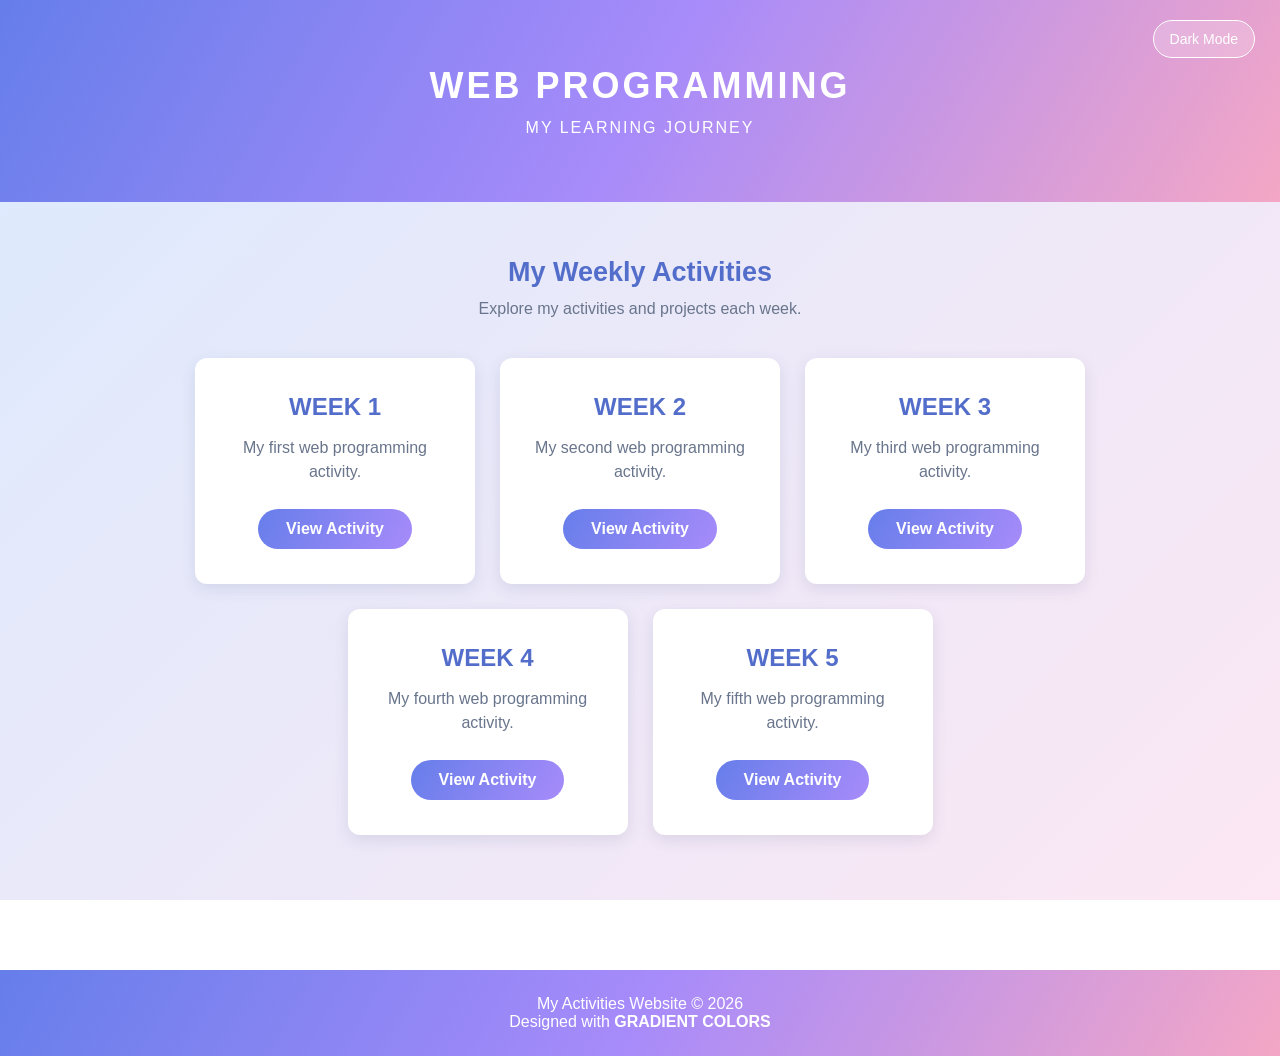
<file: index.html>
<!DOCTYPE html>
<html lang="en">
<head>
    <meta charset="UTF-8">
    <meta name="viewport" content="width=device-width, initial-scale=1.0">
    <title>WEB PROGRAMMING</title>

    <style>
        * {
            margin: 0;
            padding: 0;
            box-sizing: border-box;
        }

        :root {
            --background: linear-gradient(135deg, #dbeafe, #fce7f3);
            --card-bg: #ffffff;
            --text: #263354;
            --secondary: #69758c;
            --accent: #536dca;
            --header-bg: linear-gradient(120deg, #667eea, #a78bfa, #f4a7c5);
            --shadow: rgba(60, 70, 120, 0.12);
        }

        body.light-mode {
            --background: linear-gradient(135deg, #dbeafe, #fce7f3);
            --card-bg: #ffffff;
            --text: #263354;
            --secondary: #69758c;
            --accent: #536dca;
            --header-bg: linear-gradient(120deg, #667eea, #a78bfa, #f4a7c5);
            --shadow: rgba(60, 70, 120, 0.12);
        }

        body.dark-mode {
            --background: linear-gradient(135deg, #202b50, #382e62, #563d65);
            --card-bg: #292e4b;
            --text: #ffffff;
            --secondary: #c2c7dc;
            --accent: #c3b5f5;
            --header-bg: linear-gradient(120deg, #354b91, #694b9c, #985d91);
            --shadow: rgba(0, 0, 0, 0.2);
        }

        body {
            font-family: Arial, sans-serif;
            background: var(--background);
            background-attachment: fixed;
            color: var(--text);
            text-align: center;
            min-height: 100vh;
            transition: 0.3s;
        }

        header {
            background: var(--header-bg);
            padding: 65px 20px;
            color: white;
        }

        header h1 {
            font-size: 36px;
            letter-spacing: 3px;
            margin-bottom: 12px;
        }

        header p {
            color: white;
            letter-spacing: 2px;
        }

        .theme-toggle {
            position: absolute;
            top: 20px;
            right: 25px;
            background: rgba(255, 255, 255, 0.2);
            color: white;
            border: 1px solid white;
            padding: 10px 16px;
            border-radius: 20px;
            cursor: pointer;
            font-size: 14px;
        }

        .theme-toggle:hover {
            background: rgba(255, 255, 255, 0.35);
        }

        main {
            padding: 55px 20px;
        }

        main > h2 {
            font-size: 27px;
            color: var(--accent);
        }

        .subtitle {
            color: var(--secondary);
            margin-top: 12px;
        }

        .activities {
            display: flex;
            justify-content: center;
            flex-wrap: wrap;
            gap: 25px;
            margin: 40px auto;
            max-width: 1100px;
        }

        .card {
            background: var(--card-bg);
            padding: 35px 25px;
            width: 280px;
            border-radius: 12px;
            box-shadow: 0 5px 15px var(--shadow);
            transition: 0.3s;
        }

        .card:hover {
            transform: translateY(-5px);
        }

        .card h2 {
            color: var(--accent);
            margin-bottom: 15px;
            font-size: 24px;
        }

        .card p {
            color: var(--secondary);
            margin-bottom: 25px;
            line-height: 1.5;
        }

        .card a {
            display: inline-block;
            background: linear-gradient(120deg, #667eea, #a78bfa);
            color: white;
            padding: 11px 28px;
            text-decoration: none;
            border-radius: 20px;
            font-weight: bold;
            transition: 0.3s;
        }

        .card a:hover {
            opacity: 0.85;
        }

        footer {
            margin-top: 40px;
            padding: 25px;
            background: var(--header-bg);
            color: white;
        }

        footer span {
            font-weight: bold;
        }

        @media (max-width: 600px) {
            header {
                padding: 80px 15px 40px;
            }

            header h1 {
                font-size: 27px;
            }

            .theme-toggle {
                top: 15px;
                right: 15px;
            }

            .card {
    background: var(--card-bg);
    padding: 35px 25px;
    width: 280px;
    border-radius: 12px;
    box-shadow: 0 5px 15px var(--shadow);
    transition: 0.3s;
}
        }
    </style>
</head>

<body>

    <button class="theme-toggle" id="themeToggle">
        Dark Mode
    </button>

    <header>
        <h1>WEB PROGRAMMING</h1>
        <p>MY LEARNING JOURNEY</p>
    </header>

    <main>
        <h2>My Weekly Activities</h2>
        <p class="subtitle">Explore my activities and projects each week.</p>

        <div class="activities">

            <div class="card">
                <h2>WEEK 1</h2>
                <p>My first web programming activity.</p>
                <a href="WEEK1/index.html">View Activity</a>
            </div>

            <div class="card">
                <h2>WEEK 2</h2>
                <p>My second web programming activity.</p>
                <a href="WEEK2/index.html">View Activity</a>
            </div>

            <div class="card">
                <h2>WEEK 3</h2>
                <p>My third web programming activity.</p>
                <a href="WEEK3/index.html">View Activity</a>
            </div>

            <div class="card">
                <h2>WEEK 4</h2>
                <p>My fourth web programming activity.</p>
                <a href="WEEK4/index.html">View Activity</a>
            </div>

            <div class="card">
                <h2>WEEK 5</h2>
                <p>My fifth web programming activity.</p>
                <a href="WEEK5/index.html">View Activity</a>
            </div>

        </div>
    </main>

    <footer>
        <p>My Activities Website &copy; 2026</p>
        <p>Designed with <span>GRADIENT COLORS</span></p>
    </footer>

    <script>
        const themeToggle = document.getElementById("themeToggle");

        // Load saved theme
        let savedTheme = localStorage.getItem("theme");

        if (savedTheme === "dark") {
            document.body.classList.add("dark-mode");
            themeToggle.textContent = "Light Mode";
        }

        // Switch between light and dark mode
        themeToggle.addEventListener("click", function() {

            document.body.classList.toggle("dark-mode");

            if (document.body.classList.contains("dark-mode")) {
                themeToggle.textContent = "Light Mode";
                localStorage.setItem("theme", "dark");
            } else {
                themeToggle.textContent = "Dark Mode";
                localStorage.setItem("theme", "light");
            }

        });
    </script>

</body>
</html>
</file>
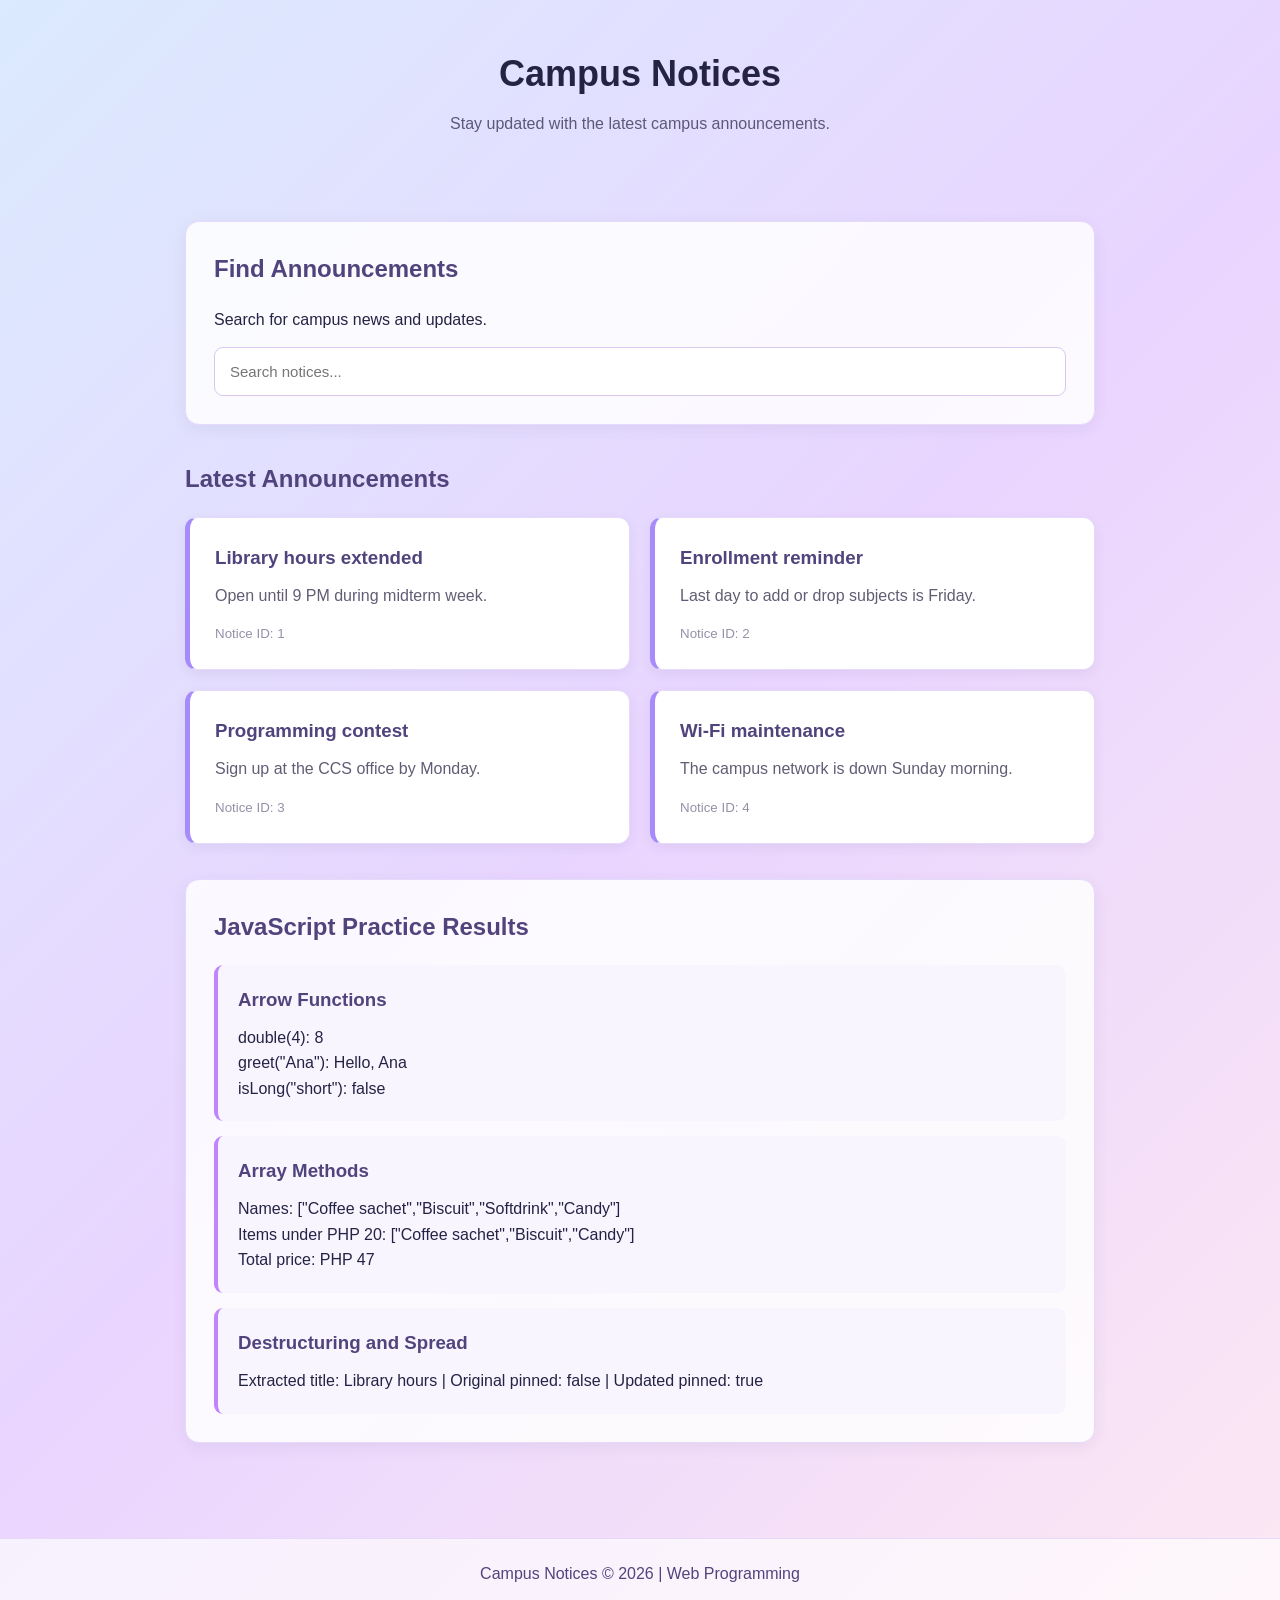
<file: WEEK4/index.html>
<!DOCTYPE html>
<html lang="en">
<head>
    <meta charset="UTF-8">
    <meta name="viewport" content="width=device-width, initial-scale=1.0">

    <title>Campus Notices</title>

    <link rel="stylesheet" href="styles.css">
</head>

<body>

    <header>
        <h1>Campus Notices</h1>
        <p>Stay updated with the latest campus announcements.</p>
    </header>

    <main>

        <section class="search-section">
            <h2>Find Announcements</h2>
            <p>Search for campus news and updates.</p>

            <input
                type="text"
                id="search"
                placeholder="Search notices..."
            >
        </section>

        <section class="notices-section">
            <h2>Latest Announcements</h2>

            <ul id="list"></ul>

            <p id="empty-message" hidden>
                No notices found. Try another keyword.
            </p>
        </section>

        <section class="exercise-section">
            <h2>JavaScript Practice Results</h2>

            <div class="result-card">
                <h3>Arrow Functions</h3>
                <p id="arrow-output"></p>
            </div>

            <div class="result-card">
                <h3>Array Methods</h3>
                <p id="names-output"></p>
                <p id="cheap-output"></p>
                <p id="total-output"></p>
            </div>

            <div class="result-card">
                <h3>Destructuring and Spread</h3>
                <p id="notice-output"></p>
            </div>
        </section>

    </main>

    <footer>
        <p>Campus Notices &copy; 2026 | Web Programming</p>
    </footer>

    <script type="module" src="main.js"></script>

</body>
</html>
</file>
<file: WEEK4/styles.css>
* {
    margin: 0;
    padding: 0;
    box-sizing: border-box;
}

body {
    font-family: Arial, sans-serif;
    background: linear-gradient(135deg, #dbeafe, #e9d5ff, #fce7f3);
    color: #252344;
    line-height: 1.6;
    min-height: 100vh;
}

header {
    background: transparent;
    color: #252344;
    text-align: center;
    padding: 45px 20px;
}

header h1 {
    font-size: 36px;
    margin-bottom: 8px;
}

header p {
    color: #5d5878;
}

main {
    max-width: 950px;
    margin: 20px auto 40px;
    padding: 20px;
}

section {
    margin-bottom: 35px;
}

section h2 {
    color: #51447d;
    margin-bottom: 18px;
}

.search-section,
.exercise-section {
    background: rgba(255, 255, 255, 0.85);
    padding: 28px;
    border-radius: 14px;
    border: 1px solid #e5dafa;
    box-shadow: 0 4px 15px rgba(80, 65, 120, 0.08);
}

.search-section input {
    width: 100%;
    padding: 15px;
    margin-top: 15px;
    border: 1px solid #d8c9ef;
    border-radius: 9px;
    font-size: 15px;
    outline: none;
    background: white;
    color: #252344;
}

.search-section input:focus {
    border-color: #a78bfa;
    box-shadow: 0 0 0 3px rgba(167, 139, 250, 0.15);
}

#list {
    list-style: none;
    display: grid;
    grid-template-columns: repeat(2, 1fr);
    gap: 20px;
}

.notice {
    background: white;
    padding: 25px;
    border-radius: 12px;
    border: 1px solid #e5dafa;
    border-left: 5px solid #a78bfa;
    box-shadow: 0 4px 12px rgba(80, 65, 120, 0.08);
    transition: 0.2s ease;
}

.notice:hover {
    transform: translateY(-4px);
    box-shadow: 0 7px 16px rgba(80, 65, 120, 0.12);
}

.notice h3 {
    color: #51447d;
    margin-bottom: 10px;
}

.notice p {
    color: #625d75;
}

.notice small {
    display: block;
    margin-top: 15px;
    color: #9690a8;
}

.result-card {
    background: #f8f5ff;
    padding: 20px;
    margin-top: 15px;
    border-radius: 9px;
    border-left: 4px solid #c084fc;
}

.result-card h3 {
    color: #51447d;
    margin-bottom: 10px;
}

.result-card p {
    overflow-wrap: anywhere;
}

#empty-message {
    color: #77718b;
    text-align: center;
    padding: 20px;
}

footer {
    background: rgba(255, 255, 255, 0.65);
    color: #51447d;
    text-align: center;
    padding: 22px;
    margin-top: 40px;
    border-top: 1px solid #e5dafa;
}

@media (max-width: 650px) {
    #list {
        grid-template-columns: 1fr;
    }

    main {
        padding: 15px;
    }

    header h1 {
        font-size: 29px;
    }
}
</file>
